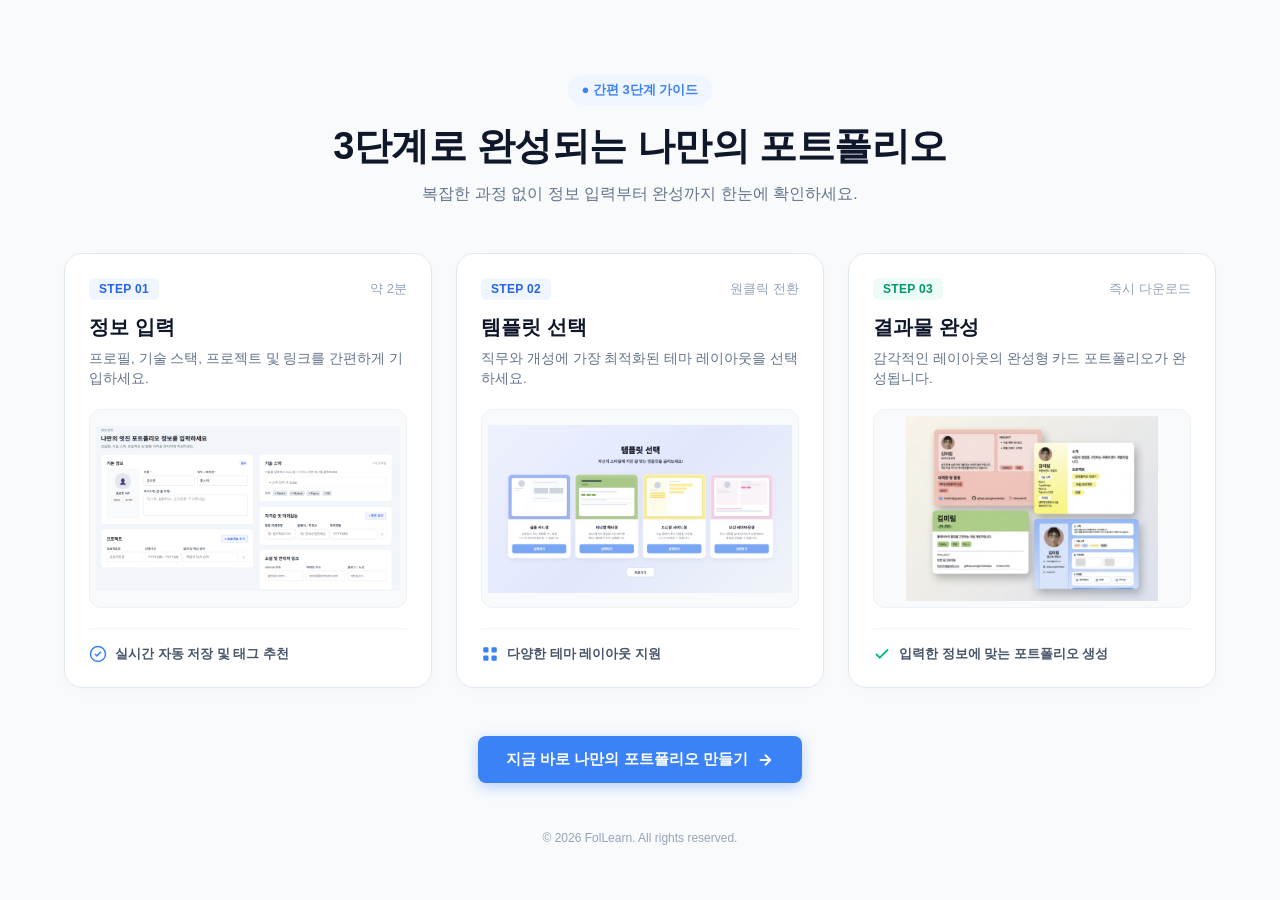
<file: about.html>
<!DOCTYPE html>
<html lang="ko">
<head>
  <meta charset="UTF-8">
  <meta name="viewport" content="width=device-width, initial-scale=1.0">
  <title>간편 3단계 가이드 - FolLearn</title>
  <link rel="stylesheet" href="./css/about.css">
</head>
<body>

  <div class="guide-wrapper">
    <!-- 상단 헤더 섹션 -->
    <header class="guide-header">
      <div class="badge-pill">● 간편 3단계 가이드</div>
      <h1 class="guide-title">3단계로 완성되는 나만의 포트폴리오</h1>
      <p class="guide-subtitle">복잡한 과정 없이 정보 입력부터 완성까지 한눈에 확인하세요.</p>
    </header>

    <!-- 3단 카드 그리드 -->
    <div class="cards-grid">

      <!-- STEP 01 -->
      <div class="step-card">
        <div class="card-top">
          <span class="step-tag tag-blue">STEP 01</span>
          <span class="time-text">약 2분</span>
        </div>
        <h3 class="card-title">정보 입력</h3>
        <p class="card-desc">프로필, 기술 스택, 프로젝트 및 링크를 간편하게 기입하세요.</p>
        
        <div class="image-box">
          <img src="./img/input.png" alt="정보 입력 화면">
        </div>

        <div class="card-footer">
          <svg class="footer-icon icon-blue" viewBox="0 0 24 24" fill="none" stroke="currentColor" stroke-width="2">
            <circle cx="12" cy="12" r="10"></circle>
            <path d="M8 12l2.5 2.5L16 9"></path>
          </svg>
          <span>실시간 자동 저장 및 태그 추천</span>
        </div>
      </div>

      <!-- STEP 02 -->
      <div class="step-card">
        <div class="card-top">
          <span class="step-tag tag-blue">STEP 02</span>
          <span class="time-text">원클릭 전환</span>
        </div>
        <h3 class="card-title">템플릿 선택</h3>
        <p class="card-desc">직무와 개성에 가장 최적화된 테마 레이아웃을 선택하세요.</p>
        
        <div class="image-box">
          <img src="./img/templete.png" alt="템플릿 선택 화면">
        </div>

        <div class="card-footer">
          <svg class="footer-icon icon-blue" viewBox="0 0 24 24" fill="currentColor">
            <rect x="3" y="3" width="7" height="7" rx="1.5"></rect>
            <rect x="14" y="3" width="7" height="7" rx="1.5"></rect>
            <rect x="3" y="14" width="7" height="7" rx="1.5"></rect>
            <rect x="14" y="14" width="7" height="7" rx="1.5"></rect>
          </svg>
          <span>다양한 테마 레이아웃 지원</span>
        </div>
      </div>

      <!-- STEP 03 -->
      <div class="step-card">
        <div class="card-top">
          <span class="step-tag tag-green">STEP 03</span>
          <span class="time-text">즉시 다운로드</span>
        </div>
        <h3 class="card-title">결과물 완성</h3>
        <p class="card-desc">감각적인 레이아웃의 완성형 카드 포트폴리오가 완성됩니다.</p>
        
        <div class="image-box">
          <img src="./img/result.png" alt="결과물 완성 화면">
        </div>

        <div class="card-footer">
          <svg class="footer-icon icon-green" viewBox="0 0 24 24" fill="none" stroke="currentColor" stroke-width="2.5">
            <polyline points="20 6 9 17 4 12"></polyline>
          </svg>
          <span>입력한 정보에 맞는 포트폴리오 생성</span>
        </div>
      </div>

    </div>

    <!-- 하단 액션 버튼 -->
    <div class="cta-wrapper">
      <a href="input.html" class="btn-primary">
        지금 바로 나만의 포트폴리오 만들기
        <svg viewBox="0 0 24 24" fill="none" stroke="currentColor" stroke-width="2.5">
          <line x1="5" y1="12" x2="19" y2="12"></line>
          <polyline points="12 5 19 12 12 19"></polyline>
        </svg>
      </a>
    </div>

    <!-- 푸터 -->
    <footer class="guide-footer">
      © 2026 FolLearn. All rights reserved.
    </footer>
  </div>

</body>
</html>
</file>
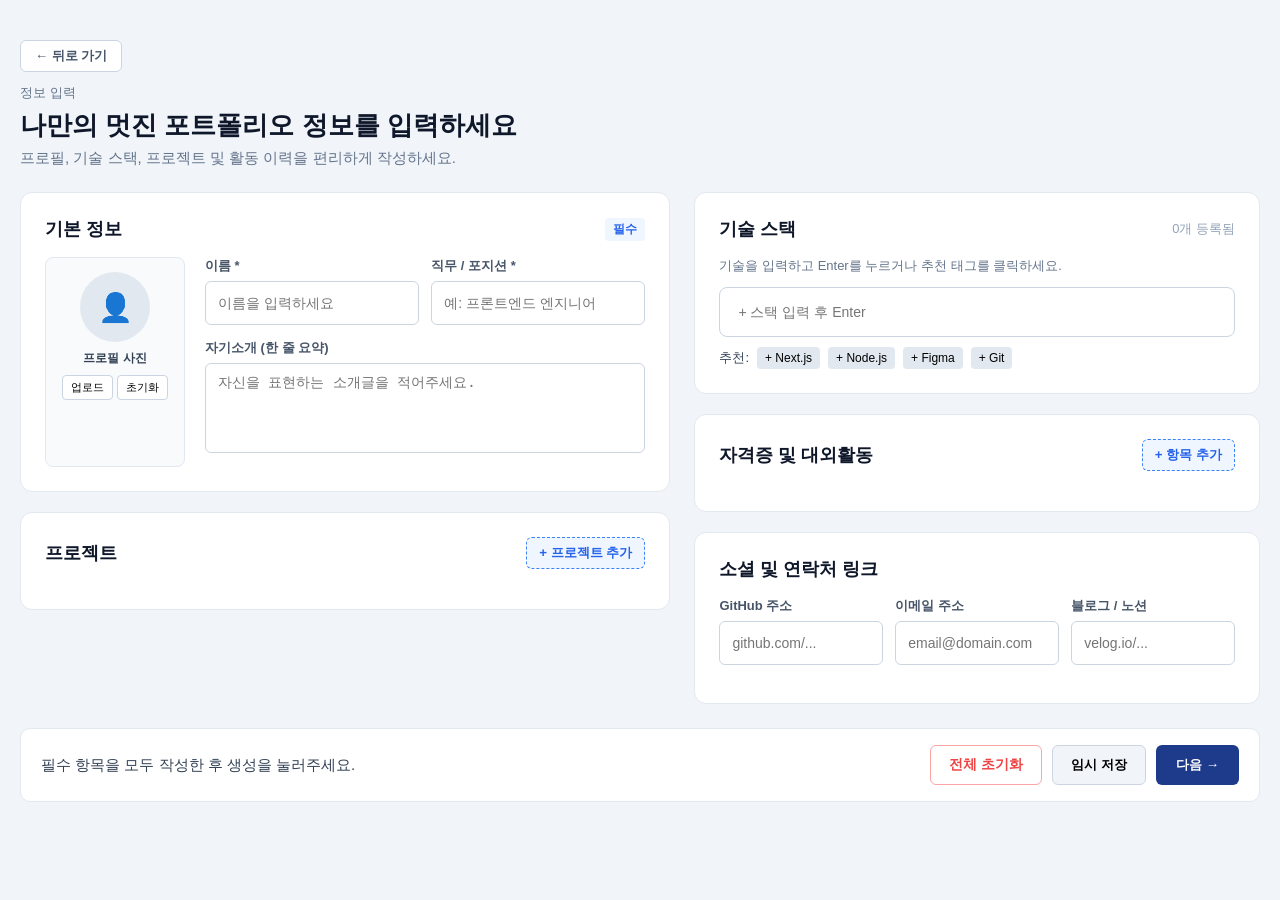
<file: input.html>
<!DOCTYPE html>
<html lang="ko">
<head>
  <meta charset="UTF-8">
  <meta name="viewport" content="width=device-width, initial-scale=1.0">
  <title>포트폴리오 정보 입력</title>
  <link rel="stylesheet" href="./css/input.css">
</head>
<body>

  <div class="container">
    
    <!-- 상단 타이틀 영역 -->
    <header class="header">
      <div class="back-wrap">
        <a href="start.html" class="btn-back">← 뒤로 가기</a>
      </div>
      <span class="breadcrumb">정보 입력</span>
      <h1>나만의 멋진 포트폴리오 정보를 입력하세요</h1>
      <p>프로필, 기술 스택, 프로젝트 및 활동 이력을 편리하게 작성하세요.</p>
    </header>

    <main class="grid-layout">

      <!-- ================= 좌측 칼럼 ================= -->
      <section class="col">
        
        <!-- 기본 정보 -->
        <article class="card">
          <div class="card-header">
            <h2>기본 정보</h2>
            <span class="badge">필수</span>
          </div>

          <div class="profile-box">
            <div class="photo-area">
              <div class="circle-avatar" id="profilePreview">👤</div>
              <p class="photo-label">프로필 사진</p>
              
              <input type="file" id="photoInput" accept="image/*" style="display: none;">

              <div class="photo-btns">
                <button type="button" id="btnUpload">업로드</button>
                <button type="button" id="btnResetPhoto">초기화</button>
              </div>
            </div>

            <div class="fields-area">
              <div class="row">
                <div class="field">
                  <label for="name">이름 *</label>
                  <input type="text" id="name" placeholder="이름을 입력하세요">
                </div>
                <div class="field">
                  <label for="job">직무 / 포지션 *</label>
                  <input type="text" id="job" placeholder="예: 프론트엔드 엔지니어">
                </div>
              </div>
              <div class="field">
                <label for="intro">자기소개 (한 줄 요약)</label>
                <textarea id="intro" placeholder="자신을 표현하는 소개글을 적어주세요."></textarea>
              </div>
            </div>
          </div>
        </article>

        <!-- 프로젝트 -->
        <article class="card">
          <div class="card-header">
            <h2>프로젝트</h2>
            <button type="button" class="btn-add" id="btnAddProject">+ 프로젝트 추가</button>
          </div>

          <div id="projectContainer" class="dynamic-container"></div>
        </article>

      </section>

      <!-- ================= 우측 칼럼 ================= -->
      <section class="col">

        <!-- 기술 스택 -->
        <article class="card">
          <div class="card-header">
            <h2>기술 스택</h2>
            <span class="text-gray" id="stackCount">0개 등록됨</span>
          </div>
          <p class="guide-text">기술을 입력하고 Enter를 누르거나 추천 태그를 클릭하세요.</p>
          
          <div class="tag-box" id="tagBox">
            <div class="tag-list" id="tagList"></div>
            <input type="text" id="stackInput" class="tag-input" placeholder="+ 스택 입력 후 Enter">
          </div>
          
          <div class="chips">
            <span>추천:</span>
            <button type="button" class="chip-item">+ Next.js</button>
            <button type="button" class="chip-item">+ Node.js</button>
            <button type="button" class="chip-item">+ Figma</button>
            <button type="button" class="chip-item">+ Git</button>
          </div>
        </article>

        <!-- 자격증 및 대외활동 -->
        <article class="card">
          <div class="card-header">
            <h2>자격증 및 대외활동</h2>
            <button type="button" class="btn-add" id="btnAddCert">+ 항목 추가</button>
          </div>

          <div id="certContainer" class="dynamic-container"></div>
        </article>

        <!-- 소셜 및 연락처 링크 -->
        <article class="card">
          <div class="card-header">
            <h2>소셜 및 연락처 링크</h2>
          </div>
          <div class="row-3">
            <div class="field">
              <label for="github">GitHub 주소</label>
              <input type="text" id="github" placeholder="github.com/...">
            </div>
            <div class="field">
              <label for="email">이메일 주소</label>
              <input type="email" id="email" placeholder="email@domain.com">
            </div>
            <div class="field">
              <label for="blog">블로그 / 노션</label>
              <input type="text" id="blog" placeholder="velog.io/...">
            </div>
          </div>
        </article>

      </section>
    </main>

    <!-- 하단 액션 바 -->
    <div class="bottom-bar">
      <span>필수 항목을 모두 작성한 후 생성을 눌러주세요.</span>
      <div class="action-btns">
        <button type="button" class="btn-reset-all" id="btnResetAll">전체 초기화</button>
        <button type="button" class="btn-save" id="btnSaveStorage">임시 저장</button>
        <button type="button" class="next-btn" id="btnNextStorage">다음 →</button>
      </div>
    </div>

  </div>

  <script>
    let uploadedPhotoData = "";
    let tagsArray = [];

    // --- 1. 기술 스택 (태그) 로직 ---
    const tagListEl = document.getElementById("tagList");
    const stackInput = document.getElementById("stackInput");
    const stackCount = document.getElementById("stackCount");

    function renderTags() {
      tagListEl.innerHTML = tagsArray.map((tag, idx) => `
        <span class="tag-badge" style="display:inline-flex; align-items:center; gap:6px; background:#eff6ff; color:#2563eb; padding:4px 10px; border-radius:14px; font-size:13px; margin:3px;">
          ${tag}
          <span onclick="removeTag(${idx})" style="cursor:pointer; font-weight:bold; font-size:14px;">✕</span>
        </span>
      `).join('');
      stackCount.textContent = `${tagsArray.length}개 등록됨`;
      autoSaveDraft();
    }

    function addTag(text) {
      const clean = text.trim().replace(/^#/, '').replace(/^\+/, '').trim();
      if (clean && !tagsArray.includes(clean)) {
        tagsArray.push(clean);
        renderTags();
      }
      stackInput.value = "";
    }

    window.removeTag = function(idx) {
      tagsArray.splice(idx, 1);
      renderTags();
    };

    stackInput.addEventListener("keydown", (e) => {
      if (e.key === "Enter") {
        e.preventDefault();
        addTag(stackInput.value);
      }
    });

    document.querySelectorAll(".chip-item").forEach(chip => {
      chip.addEventListener("click", () => addTag(chip.textContent));
    });


    // --- 2. 프로젝트 동적 추가/삭제 (사진 업로드 포함) ---
    const projectContainer = document.getElementById("projectContainer");
    const btnAddProject = document.getElementById("btnAddProject");

    function createProjectItem(data = {}) {
      const item = document.createElement("div");
      item.className = "dynamic-item project-item";
      item.style = "background:#f8fafc; border:1px solid #e2e8f0; border-radius:10px; padding:15px; margin-bottom:12px; position:relative;";
      
      // 이미지가 있으면 배경으로 표시, 없으면 회색 바탕에 + 표시
      const imgPreviewStyle = data.image 
        ? `background-image: url(${data.image}); background-size: cover; background-position: center;`
        : `background: #e2e8f0;`;
      const imgPlaceholder = data.image ? '' : '<span style="font-size:24px; color:#94a3b8;">+</span>';

      item.innerHTML = `
        <button type="button" class="btn-item-del" style="position:absolute; top:10px; right:12px; background:none; border:none; color:#94a3b8; font-size:16px; cursor:pointer;" onclick="this.parentElement.remove(); autoSaveDraft();">✕</button>
        
        <div style="display: flex; gap: 15px; margin-bottom: 8px;">
          <!-- 썸네일 업로드 영역 -->
          <div class="proj-img-preview" style="width: 80px; height: 80px; border-radius: 8px; cursor: pointer; flex-shrink: 0; display: flex; align-items: center; justify-content: center; overflow: hidden; ${imgPreviewStyle}" title="클릭하여 프로젝트 사진 업로드">
            ${imgPlaceholder}
          </div>
          <input type="file" class="proj-img-input" accept="image/*" style="display: none;">
          <input type="hidden" class="proj-img-data" value="${data.image || ''}">
          
          <div style="flex-grow: 1;">
            <div style="margin-bottom:8px;">
              <label style="font-size:12px; font-weight:600; color:#475569;">프로젝트명</label>
              <input type="text" class="proj-title" placeholder="프로젝트 이름" value="${data.title || ''}" style="width:100%; padding:8px; border:1px solid #cbd5e1; border-radius:6px; margin-top:4px; box-sizing:border-box;">
            </div>
            <div>
              <label style="font-size:12px; font-weight:600; color:#475569;">진행 기간</label>
              <input type="text" class="proj-period" placeholder="2026.03 - 2026.06" value="${data.period || ''}" style="width:100%; padding:8px; border:1px solid #cbd5e1; border-radius:6px; margin-top:4px; box-sizing:border-box;">
            </div>
          </div>
        </div>
        <div>
          <label style="font-size:12px; font-weight:600; color:#475569;">간단한 설명</label>
          <textarea class="proj-desc" placeholder="프로젝트 역할 및 소개" style="width:100%; height:60px; padding:8px; border:1px solid #cbd5e1; border-radius:6px; margin-top:4px; box-sizing:border-box; resize:none;">${data.desc || ''}</textarea>
        </div>
      `;

      // 썸네일 클릭 시 파일 업로드 창 띄우기
      const imgPreviewEl = item.querySelector('.proj-img-preview');
      const imgInputEl = item.querySelector('.proj-img-input');
      const imgDataEl = item.querySelector('.proj-img-data');

      imgPreviewEl.addEventListener('click', () => imgInputEl.click());

      // 이미지 첨부 시 Base64로 변환하여 미리보기 띄우기 및 저장
      imgInputEl.addEventListener('change', (e) => {
        const file = e.target.files[0];
        if (file) {
          const reader = new FileReader();
          reader.onload = (event) => {
            const base64Data = event.target.result;
            imgDataEl.value = base64Data;
            imgPreviewEl.style.backgroundImage = `url(${base64Data})`;
            imgPreviewEl.style.backgroundSize = 'cover';
            imgPreviewEl.style.backgroundPosition = 'center';
            imgPreviewEl.style.backgroundColor = 'transparent';
            imgPreviewEl.innerHTML = ''; // '+' 아이콘 제거
            autoSaveDraft();
          };
          reader.readAsDataURL(file);
        }
      });

      // 텍스트 변경 시 자동 저장
      item.querySelectorAll("input[type='text'], textarea").forEach(el => {
        el.addEventListener("input", autoSaveDraft);
      });

      projectContainer.appendChild(item);
    }

    btnAddProject.addEventListener("click", () => {
      createProjectItem();
      autoSaveDraft();
    });


    // --- 3. 자격증 동적 추가/삭제 ---
    const certContainer = document.getElementById("certContainer");
    const btnAddCert = document.getElementById("btnAddCert");

    function createCertItem(data = {}) {
      const item = document.createElement("div");
      item.className = "dynamic-item cert-item";
      item.style = "background:#f8fafc; border:1px solid #e2e8f0; border-radius:10px; padding:15px; margin-bottom:12px; position:relative;";
      item.innerHTML = `
        <button type="button" class="btn-item-del" style="position:absolute; top:10px; right:12px; background:none; border:none; color:#94a3b8; font-size:16px; cursor:pointer;" onclick="this.parentElement.remove(); autoSaveDraft();">✕</button>
        <div style="margin-bottom:8px;">
          <label style="font-size:12px; font-weight:600; color:#475569;">자격증 / 활동명</label>
          <input type="text" class="cert-name" placeholder="정보처리기능사" value="${data.name || ''}" style="width:100%; padding:8px; border:1px solid #cbd5e1; border-radius:6px; margin-top:4px; box-sizing:border-box;">
        </div>
        <div>
          <label style="font-size:12px; font-weight:600; color:#475569;">취득일자 / 활동기간</label>
          <input type="text" class="cert-date" placeholder="2026.05" value="${data.date || ''}" style="width:100%; padding:8px; border:1px solid #cbd5e1; border-radius:6px; margin-top:4px; box-sizing:border-box;">
        </div>
      `;

      item.querySelectorAll("input").forEach(el => {
        el.addEventListener("input", autoSaveDraft);
      });

      certContainer.appendChild(item);
    }

    btnAddCert.addEventListener("click", () => {
      createCertItem();
      autoSaveDraft();
    });


    // --- 4. 프로필 사진 업로드 & 초기화 ---
    const photoInput = document.getElementById("photoInput");
    const btnUpload = document.getElementById("btnUpload");
    const btnResetPhoto = document.getElementById("btnResetPhoto");
    const profilePreview = document.getElementById("profilePreview");

    btnUpload.addEventListener("click", () => photoInput.click());

    photoInput.addEventListener("change", (e) => {
      const file = e.target.files[0];
      if (file) {
        const reader = new FileReader();
        reader.onload = (event) => {
          uploadedPhotoData = event.target.result;
          profilePreview.innerHTML = `<img src="${uploadedPhotoData}" alt="프로필" style="width:100%; height:100%; border-radius:50%; object-fit:cover;">`;
          autoSaveDraft();
        };
        reader.readAsDataURL(file);
      }
    });

    btnResetPhoto.addEventListener("click", () => {
      uploadedPhotoData = "";
      photoInput.value = "";
      profilePreview.innerHTML = "👤";
      autoSaveDraft();
    });


    // --- 5. 전체 입력 데이터 수집 ---
    function getFormData() {
      const nameVal = document.getElementById("name").value.trim();
      const jobVal = document.getElementById("job").value.trim();
      const introVal = document.getElementById("intro").value.trim();
      const githubVal = document.getElementById("github").value.trim();
      const emailVal = document.getElementById("email").value.trim();
      const blogVal = document.getElementById("blog").value.trim();

      // 프로젝트 목록 추출
      const projects = [];
      document.querySelectorAll(".project-item").forEach(item => {
        const title = item.querySelector(".proj-title").value.trim();
        const period = item.querySelector(".proj-period").value.trim();
        const desc = item.querySelector(".proj-desc").value.trim();
        
        const imgDataEl = item.querySelector(".proj-img-data");
        const image = imgDataEl ? imgDataEl.value : ""; 
        
        if (title || period || desc || image) {
          projects.push({ title, period, desc, image });
        }
      });

      // 자격증 목록 추출
      const certs = [];
      document.querySelectorAll(".cert-item").forEach(item => {
        const name = item.querySelector(".cert-name").value.trim();
        const date = item.querySelector(".cert-date").value.trim();
        if (name || date) {
          certs.push({ name, date });
        }
      });

      const today = new Date();
      const dateString = `${today.getFullYear()}.${today.getMonth() + 1}.${today.getDate()}`;

      const prevDraft = JSON.parse(localStorage.getItem("portfolio_draft_data")) || 
                        JSON.parse(localStorage.getItem("currentPortfolioDraft")) || {};

      return {
        ...prevDraft,
        name: nameVal,
        job: jobVal,
        intro: introVal,
        photo: uploadedPhotoData || prevDraft.photo || "",
        tags: tagsArray,
        projects: projects,
        certs: certs,
        github: githubVal,
        email: emailVal,
        blog: blogVal,
        createdAt: prevDraft.createdAt || dateString
      };
    }

    // --- 6. 자동 저장 함수 ---
    function autoSaveDraft() {
      const data = getFormData();
      localStorage.setItem("portfolio_draft_data", JSON.stringify(data));
      localStorage.setItem("currentPortfolioDraft", JSON.stringify(data));
    }

    // 기본 텍스트 인풋 자동 저장 이벤트 연결
    ["name", "job", "intro", "github", "email", "blog"].forEach(id => {
      const el = document.getElementById(id);
      if (el) el.addEventListener("input", autoSaveDraft);
    });


    // --- 7. 화면 최초 로드 시 데이터 복원 ---
    document.addEventListener("DOMContentLoaded", () => {
      const urlParams = new URLSearchParams(window.location.search);
      const projectIndex = urlParams.get("projectIndex");

      let savedData = null;

      if (projectIndex !== null) {
        const myProjects = JSON.parse(localStorage.getItem("myProjects")) || [];
        savedData = myProjects[projectIndex];
      } else {
        savedData = JSON.parse(localStorage.getItem("portfolio_draft_data")) || 
                    JSON.parse(localStorage.getItem("currentPortfolioDraft"));
      }

      if (savedData) {
        if (savedData.name) document.getElementById("name").value = savedData.name;
        if (savedData.job) document.getElementById("job").value = savedData.job;
        if (savedData.intro) document.getElementById("intro").value = savedData.intro;
        if (savedData.github) document.getElementById("github").value = savedData.github;
        if (savedData.email) document.getElementById("email").value = savedData.email;
        if (savedData.blog) document.getElementById("blog").value = savedData.blog;

        // 사진 복원
        if (savedData.photo) {
          uploadedPhotoData = savedData.photo;
          profilePreview.innerHTML = `<img src="${uploadedPhotoData}" alt="프로필" style="width:100%; height:100%; border-radius:50%; object-fit:cover;">`;
        }

        // 태그 복원
        if (Array.isArray(savedData.tags)) {
          tagsArray = [...savedData.tags];
          renderTags();
        }

        // 프로젝트 복원
        if (Array.isArray(savedData.projects)) {
          projectContainer.innerHTML = "";
          savedData.projects.forEach(p => createProjectItem(p));
        }

        // 자격증 복원
        if (Array.isArray(savedData.certs)) {
          certContainer.innerHTML = "";
          savedData.certs.forEach(c => createCertItem(c));
        }
      }
    });


    // --- 8. 하단 버튼 액션 ---
    document.getElementById("btnResetAll").addEventListener("click", () => {
      const isConfirm = confirm("작성 중인 모든 내용을 초기화하시겠습니까?");
      if (isConfirm) {
        const userInput = prompt("초기화하려면 입력창에 '초기화'라고 정확히 입력해주세요.\n(주의: 모든 데이터가 영구적으로 삭제됩니다.)");
        
        if (userInput === "초기화") {
          localStorage.removeItem("portfolio_draft_data");
          localStorage.removeItem("currentPortfolioDraft");
          location.reload();
          alert("초기화가 완료되었습니다.");
        } else if (userInput !== null) {
          alert("입력한 단어가 일치하지 않아 초기화가 취소되었습니다.");
        }
      }
    });

    document.getElementById("btnSaveStorage").addEventListener("click", () => {
      const data = getFormData();
      if (!data.name && !data.job) {
        alert("이름 또는 직무를 입력해주세요.");
        return;
      }
      const myProjects = JSON.parse(localStorage.getItem("myProjects")) || [];
      myProjects.push(data);
      localStorage.setItem("myProjects", JSON.stringify(myProjects));
      alert("성공적으로 임시 저장되었습니다!");
      location.href = "myPage.html";
    });

    document.getElementById("btnNextStorage").addEventListener("click", () => {
      const data = getFormData();
      if (!data.name && !data.job) {
        alert("이름 또는 직무를 입력해주세요.");
        return;
      }
      localStorage.setItem("portfolio_draft_data", JSON.stringify(data));
      localStorage.setItem("currentPortfolioDraft", JSON.stringify(data));
      location.href = "template.html";
    });
  </script>
</body>
</html>
</file>
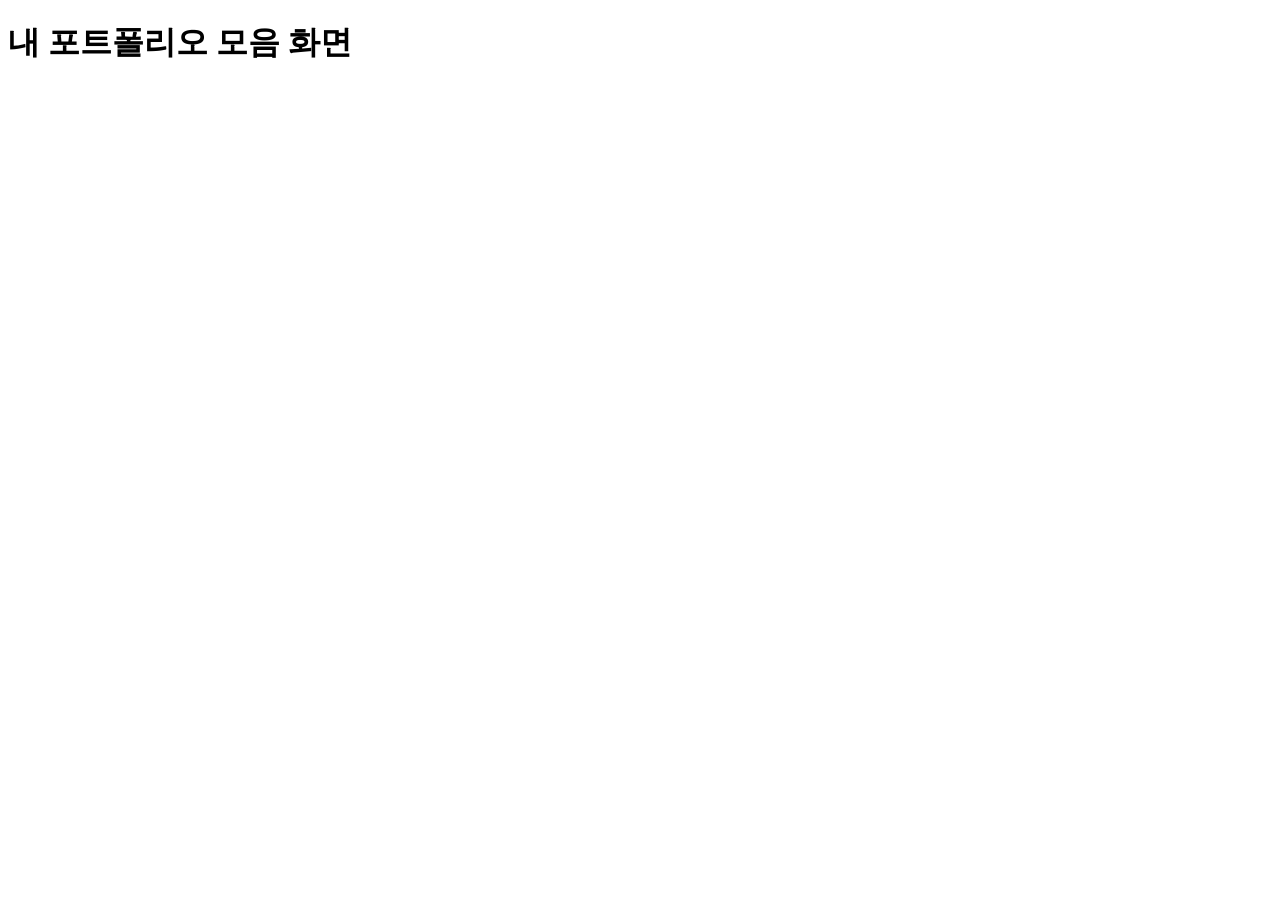
<file: main.html>
<!DOCTYPE html>
<html lang="en">
<head>
    <meta charset="UTF-8">
    <meta name="viewport" content="width=device-width, initial-scale=1.0">
    <title>Document</title>
</head>

<body>

    <h1>내 포트폴리오 모음 화면</h1>

    <script>
        
    </script>
    
</body>

</html>
</file>
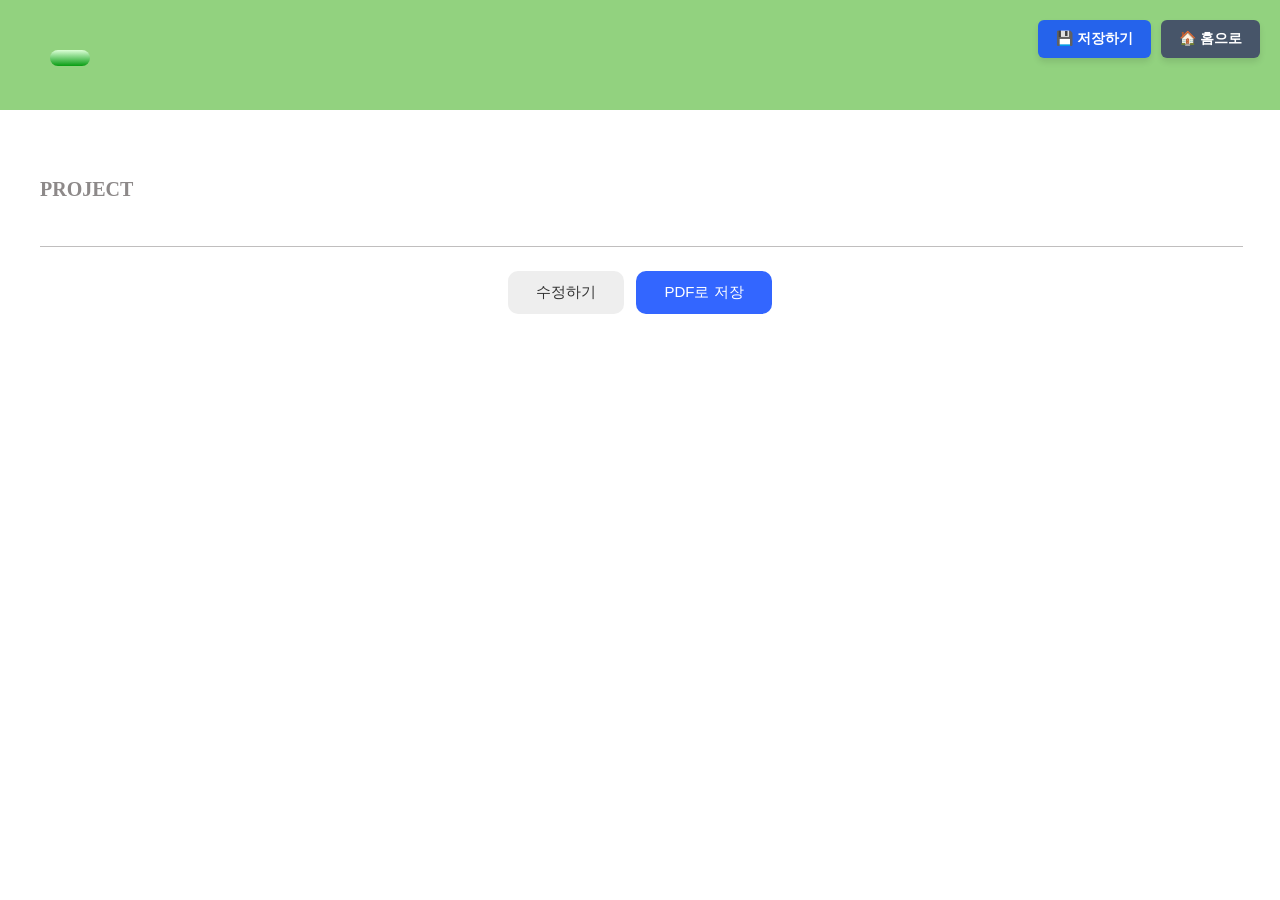
<file: main2.html>
<!DOCTYPE html>
<html lang="ko">

<head>
    <meta charset="UTF-8">
    <meta name="viewport" content="width=device-width, initial-scale=1.0">
    <title>Document</title>
    <style>
        * {
            margin: 0;
            padding: 0;
            box-sizing: border-box;
        }

        body {
            margin: 0;
            padding: 0;
        }

        h1 {
            font-size: 63px;
        }

        .game {
            background-color: #92D27F;
            padding: 40px 50px;
        }

        #job {
            display: inline-block;
            background: linear-gradient(180deg, #DCFFD7 0%, #089D12 100%);
            border-radius: 20px;
            padding: 8px 20px;
            margin-top: 10px;
            font-size: 18px;
        }

        .menu {
            margin-left: 40px;
            padding-top: 25px;
            font-size: 20px;
        }

        #card {
            display: flex;
            gap: 12px;
            margin-top: 18px;
            margin-bottom: 25px;
            flex-wrap: wrap;
        }

        #card p {
            background-color: #6BC450;
            color: #000000;
            padding: 10px 20px;
            border-radius: 13px;
            font-size: 15px;
        }

        #pro {
            color: #8d8989;
            font-weight: bold;
            margin-bottom: 20px;
        }

        #opop p {
            margin-bottom: 20px;
            padding-top: 5px;
        }

        hr {
            margin-bottom: 20px;
            width: 97%;
        }

        .action-buttons {
            display: flex;
            gap: 12px;
            justify-content: center;
            margin-top: 24px;
            margin-bottom: 40px;
        }

        .action-buttons button {
            padding: 12px 28px;
            border: none;
            border-radius: 10px;
            font-size: 15px;
            cursor: pointer;
        }

        .btn-pdf {
            background-color: #3366FF;
            color: #fff;
        }

        .btn-edit {
            background-color: #eee;
            color: #333;
        }

        @media print {
            .no-print {
                display: none !important;
            }

            * {
                -webkit-print-color-adjust: exact;
                print-color-adjust: exact;
            }
        }
    </style>
</head>

<body>
    
    <div class="game">
        <h1 id="userName"></h1>
        <div id="job">
            <p id="userJob"></p>
        </div>
    </div>
    
    <div class="menu">
        <p id="userIntro" style="color: #585555;"></p>

        <div id="card"></div>

        <div id="pro">
            <p>PROJECT</p>
        </div>

        <div id="opop">
            <div id="projectList"></div>
            <p id="userContact" style="word-spacing: 40px; color: #585555; word-break: break-all;"></p>
            <hr style="border: none; border-top: 1px solid #C0BEBE;">
        </div>
    </div>

    <div class="action-buttons no-print">
        <button class="btn-edit" id="btnEditPortfolio">수정하기</button>
        <button class="btn-pdf" onclick="window.print()">PDF로 저장</button>
    </div>

 
    <div id="action-btn-container" class="no-print" style="position: fixed; top: 20px; right: 20px; z-index: 9999; display: flex; gap: 10px;">
        <button id="btn-save-project" style="padding: 10px 18px; background-color: #2563eb; color: #ffffff; border: none; border-radius: 6px; font-weight: 600; font-size: 14px; cursor: pointer; box-shadow: 0 4px 6px rgba(0,0,0,0.1);">
            💾 저장하기
        </button>
        <button id="btn-go-home" style="padding: 10px 18px; background-color: #475569; color: #ffffff; border: none; border-radius: 6px; font-weight: 600; font-size: 14px; cursor: pointer; box-shadow: 0 4px 6px rgba(0,0,0,0.1);">
            🏠 홈으로
        </button>
    </div>

    <script>
        document.addEventListener("DOMContentLoaded", () => {
            
            const urlParams = new URLSearchParams(window.location.search);
            const projectIndex = urlParams.get("projectIndex");

            let data = null;

            if (projectIndex !== null) {
                // 마이페이지에서 상세보기를 눌러서 들어온 경우
                const savedProjects = JSON.parse(localStorage.getItem("myProjects")) || [];
                data = savedProjects[projectIndex];
            } else {
                // 작성 직후 테마 확인 단계로 넘어온 경우
                data = JSON.parse(localStorage.getItem("portfolio_draft_data")) || JSON.parse(localStorage.getItem("currentPortfolioDraft"));
            }

            if (data) {
                if (document.getElementById('userName')) document.getElementById('userName').textContent = data.name || '';
                if (document.getElementById('userJob')) document.getElementById('userJob').textContent = data.job || '';
                if (document.getElementById('userIntro')) document.getElementById('userIntro').textContent = data.intro || '';

                if (document.getElementById('card')) {
                    document.getElementById('card').innerHTML = (data.tags || [])
                        .map(tag => `<p>${tag}</p>`)
                        .join('');
                }

                if (document.getElementById('projectList')) {
                    document.getElementById('projectList').innerHTML = (data.projects || [])
                        .filter(p => p && p.title)
                        .map((p, i, arr) => `<p><strong>${p.title}</strong> (${p.period || ''})<br><span style="font-size:14px; color:#555;">${p.desc || ''}</span></p>${i < arr.length - 1 ? '<hr style="border:none; border-top:1px solid #C0BEBE;">' : ''}`)
                        .join('');
                }

                if (document.getElementById('userContact')) {
                    document.getElementById('userContact').textContent =
                        [data.email, data.github, data.blog].filter(Boolean).join('   ');
                }
            }

            const editBtn = document.getElementById("btnEditPortfolio");
            if (editBtn) {
                editBtn.addEventListener("click", () => {
                    location.href = projectIndex !== null ? `input.html?projectIndex=${projectIndex}` : 'input.html';
                });
            }
        });

        // 3. 저장 및 홈 이동 로직
        (function() {
            const currentTheme = "테마 2"; 

            function saveToMyProjects(showAlert = true) {
                const urlParams = new URLSearchParams(window.location.search);
                const projectIndex = urlParams.get("projectIndex");

                // 마이페이지에서 열람 목적인 경우 새로 저장하지 않음
                if (projectIndex !== null) {
                    return true;
                }

                const draft = JSON.parse(localStorage.getItem("portfolio_draft_data")) || JSON.parse(localStorage.getItem("currentPortfolioDraft"));

                if (!draft) {
                    alert("작성된 포트폴리오 데이터가 없습니다. 정보 입력 페이지로 이동합니다.");
                    location.href = "input.html";
                    return false;
                }

                draft.theme = currentTheme;

                const myProjects = JSON.parse(localStorage.getItem("myProjects")) || [];
                myProjects.push(draft);
                localStorage.setItem("myProjects", JSON.stringify(myProjects));

                localStorage.removeItem("portfolio_draft_data");
                localStorage.removeItem("currentPortfolioDraft");

                if (showAlert) {
                    alert("포트폴리오가 마이페이지에 성공적으로 저장되었습니다!");
                }
                return true;
            }

            const saveBtn = document.getElementById("btn-save-project");
            if (saveBtn) {
                saveBtn.addEventListener("click", () => {
                    if (saveToMyProjects(true)) {
                        location.href = "myPage.html";
                    }
                });
            }

            const homeBtn = document.getElementById("btn-go-home");
            if (homeBtn) {
                homeBtn.addEventListener("click", () => {
                    const draft = localStorage.getItem("portfolio_draft_data") || localStorage.getItem("currentPortfolioDraft");
                    if (draft) {
                        saveToMyProjects(false);
                    }
                    location.href = "myPage.html";
                });
            }
        })();
    </script>
</body>

</html>
</file>
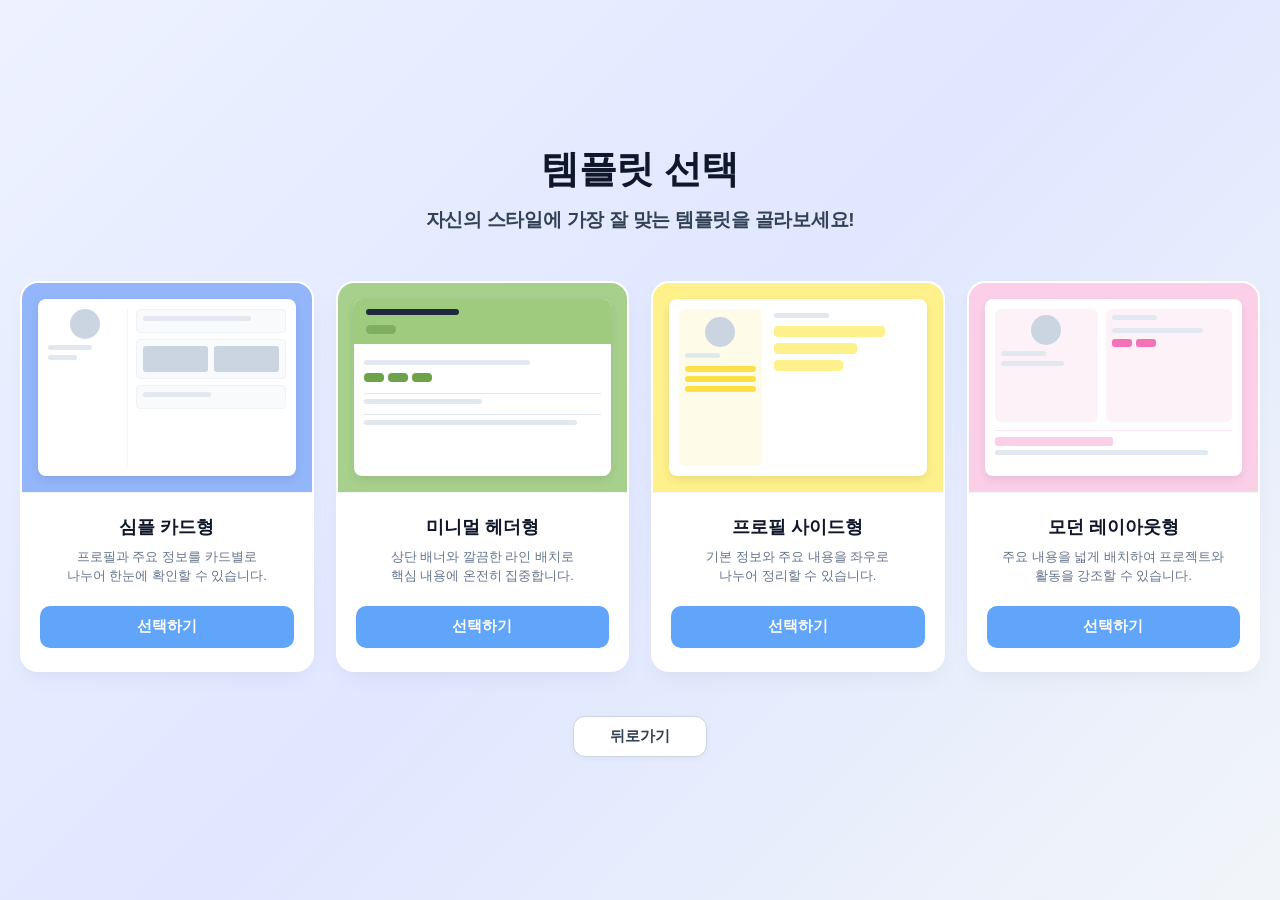
<file: template.html>
<!DOCTYPE html>
<html lang="ko">
<head>
  <meta charset="UTF-8">
  <meta name="viewport" content="width=device-width, initial-scale=1.0">
  <title>템플릿 선택</title>
  <link rel="stylesheet" href="./css/template.css">
</head>
<body>

  <div class="template-wrapper">
    
    <header class="title-header">
      <h1 class="main-title">템플릿 선택</h1>
      <p class="sub-title">자신의 스타일에 가장 잘 맞는 템플릿을 골라보세요!</p>
    </header>

    <main class="template-grid">

 
      <article class="template-card">
        <div class="preview-area preview-blue">
          <div class="mini-ui simple-layout">
            <div class="mini-side">
              <div class="mini-avatar"></div>
              <div class="mini-line w-60"></div>
              <div class="mini-line w-40"></div>
            </div>
            <div class="mini-main">
              <div class="mini-card-box">
                <div class="mini-line w-80"></div>
              </div>
              <div class="mini-card-box grid-2">
                <div class="mini-thumb"></div>
                <div class="mini-thumb"></div>
              </div>
              <div class="mini-card-box">
                <div class="mini-line w-50"></div>
              </div>
            </div>
          </div>
        </div>
        <div class="card-desc">
          <h2>심플 카드형</h2>
          <p>프로필과 주요 정보를 카드별로<br>나누어 한눈에 확인할 수 있습니다.</p>
          <button type="button" class="btn-select" onclick="chooseThemeAndGo('테마 1', 'main1.html')">선택하기</button>
        </div>
      </article>

      <article class="template-card">
        <div class="preview-area preview-green">
          <div class="mini-ui header-layout">
            <div class="mini-top-banner">
              <div class="mini-line w-40 dark mb-4"></div>
              <span class="mini-tag-badge"></span>
            </div>
            <div class="mini-bottom-content">
              <div class="mini-line w-70 mb-8"></div>
              <div class="mini-tag-row">
                <span class="mini-tag-green"></span>
                <span class="mini-tag-green"></span>
                <span class="mini-tag-green"></span>
              </div>
              <div class="mini-divider"></div>
              <div class="mini-line w-50"></div>
              <div class="mini-divider"></div>
              <div class="mini-line w-90"></div>
            </div>
          </div>
        </div>
        <div class="card-desc">
          <h2>미니멀 헤더형</h2>
          <p>상단 배너와 깔끔한 라인 배치로<br>핵심 내용에 온전히 집중합니다.</p>
          <button type="button" class="btn-select" onclick="chooseThemeAndGo('테마 2', 'main2.html')">선택하기</button>
        </div>
      </article>

      <article class="template-card">
        <div class="preview-area preview-yellow">
          <div class="mini-ui side-layout">
            <div class="mini-left-panel">
              <div class="mini-avatar"></div>
              <div class="mini-line w-50"></div>
              <div class="mini-chip-group">
                <span class="mini-chip"></span>
                <span class="mini-chip"></span>
                <span class="mini-chip"></span>
              </div>
            </div>
            <div class="mini-right-panel">
              <div class="mini-line w-40 mb-8"></div>
              <div class="mini-block w-80"></div>
              <div class="mini-block w-60"></div>
              <div class="mini-block w-50"></div>
            </div>
          </div>
        </div>
        <div class="card-desc">
          <h2>프로필 사이드형</h2>
          <p>기본 정보와 주요 내용을 좌우로<br>나누어 정리할 수 있습니다.</p>
          <button type="button" class="btn-select" onclick="chooseThemeAndGo('테마 3', 'main3.html')">선택하기</button>
        </div>
      </article>

      <!-- 4번째: 모던 레이아웃형 (핑크) -->
      <article class="template-card">
        <div class="preview-area preview-pink">
          <div class="mini-ui modern-layout">
            <div class="mini-top-row">
              <div class="mini-profile-box">
                <div class="mini-avatar"></div>
                <div class="mini-line w-50"></div>
                <div class="mini-line w-70"></div>
              </div>
              <div class="mini-project-box">
                <div class="mini-line w-40 mb-8"></div>
                <div class="mini-line w-80"></div>
                <div class="mini-chips">
                  <span class="mini-chip-red"></span>
                  <span class="mini-chip-red"></span>
                </div>
              </div>
            </div>
            <div class="mini-bottom-row">
              <div class="mini-block-pink"></div>
              <div class="mini-line w-90 mt-4"></div>
            </div>
          </div>
        </div>
        <div class="card-desc">
          <h2>모던 레이아웃형</h2>
          <p>주요 내용을 넓게 배치하여 프로젝트와<br>활동을 강조할 수 있습니다.</p>
          <button type="button" class="btn-select" onclick="chooseThemeAndGo('테마 4', 'main4.html')">선택하기</button>
        </div>
      </article>

    </main>

 
    <footer class="footer-nav">
      <a href="./input.html" class="btn-back-center">뒤로가기</a>
    </footer>
  </div>

  <script>

    function chooseThemeAndGo(themeName, targetUrl) {
      let draft = JSON.parse(localStorage.getItem("portfolio_draft_data")) || 
                    JSON.parse(localStorage.getItem("currentPortfolioDraft")) || {};

      draft.theme = themeName;

      localStorage.setItem("portfolio_draft_data", JSON.stringify(draft));
      localStorage.setItem("currentPortfolioDraft", JSON.stringify(draft));

      location.href = targetUrl;
    }
  </script>
</body>
</html>
</file>
<file: css/about.css>
* {
  box-sizing: border-box;
  margin: 0;
  padding: 0;
}

body {
  font-family: -apple-system, BlinkMacSystemFont, "Pretendard", "Segoe UI", Roboto, sans-serif;
  background-color: #f8fafc;
  color: #0f172a;
  min-height: 100vh;
  display: flex;
  justify-content: center;
  align-items: center;
}

.guide-wrapper {
  width: 100%;
  max-width: 1200px;
  padding: 60px 24px 40px;
  display: flex;
  flex-direction: column;
  align-items: center;
}


.guide-header {
  text-align: center;
  margin-bottom: 48px;
}

.badge-pill {
  display: inline-block;
  background-color: #eff6ff;
  color: #3b82f6;
  font-size: 13px;
  font-weight: 700;
  padding: 6px 14px;
  border-radius: 9999px;
  margin-bottom: 16px;
}

.guide-title {
  font-size: 38px;
  font-weight: 800;
  color: #0f172a;
  letter-spacing: -0.5px;
  margin-bottom: 12px;
}

.guide-subtitle {
  font-size: 16px;
  color: #64748b;
  font-weight: 500;
}


.cards-grid {
  display: grid;
  grid-template-columns: repeat(3, 1fr);
  gap: 24px;
  width: 100%;
  margin-bottom: 48px;
}

.step-card {
  background-color: #ffffff;
  border-radius: 18px;
  border: 1px solid #e2e8f0;
  padding: 24px;
  display: flex;
  flex-direction: column;
  box-shadow: 0 4px 16px rgba(0, 0, 0, 0.02);
  transition: transform 0.2s ease, box-shadow 0.2s ease;
}

.step-card:hover {
  transform: translateY(-4px);
  box-shadow: 0 10px 25px rgba(0, 0, 0, 0.05);
}

.card-top {
  display: flex;
  justify-content: space-between;
  align-items: center;
  margin-bottom: 14px;
}

.step-tag {
  font-size: 12px;
  font-weight: 700;
  padding: 4px 10px;
  border-radius: 6px;
  letter-spacing: 0.3px;
}

.tag-blue {
  background-color: #eff6ff;
  color: #2563eb;
}

.tag-green {
  background-color: #ecfdf5;
  color: #059669;
}

.time-text {
  font-size: 13px;
  color: #94a3b8;
  font-weight: 500;
}

.card-title {
  font-size: 20px;
  font-weight: 700;
  color: #0f172a;
  margin-bottom: 8px;
}

.card-desc {
  font-size: 13.5px;
  color: #64748b;
  line-height: 1.5;
  margin-bottom: 20px;
  min-height: 40px;
}

/* 이미지 컨테이너 */
.image-box {
  width: 100%;
  background-color: #f8fafc;
  border-radius: 12px;
  overflow: hidden;
  border: 1px solid #edf2f7;
  margin-bottom: 20px;
  aspect-ratio: 16 / 10; 
  display: flex;
  align-items: center;
  justify-content: center;
  padding: 6px;
}

.image-box img {
  width: 100%;
  height: 100%;
  object-fit: contain; 
  display: block;
}

/* 카드 하단 캡션 */
.card-footer {
  display: flex;
  align-items: center;
  gap: 8px;
  font-size: 13px;
  font-weight: 600;
  color: #475569;
  border-top: 1px solid #f1f5f9;
  padding-top: 16px;
  margin-top: auto;
}

.footer-icon {
  width: 18px;
  height: 18px;
  flex-shrink: 0;
}

.icon-blue {
  color: #3b82f6;
}

.icon-green {
  color: #10b981;
}

.cta-wrapper {
  margin-bottom: 48px;
}

.btn-primary {
  display: inline-flex;
  align-items: center;
  gap: 8px;
  background-color: #3b82f6;
  color: #ffffff;
  font-size: 15px;
  font-weight: 600;
  text-decoration: none;
  padding: 14px 28px;
  border-radius: 8px;
  box-shadow: 0 4px 14px rgba(59, 130, 246, 0.35);
  transition: background-color 0.2s ease, transform 0.2s ease;
}

.btn-primary:hover {
  background-color: #2563eb;
  transform: translateY(-2px);
}

.btn-primary svg {
  width: 18px;
  height: 18px;
}


.guide-footer {
  font-size: 12px;
  color: #94a3b8;
}

/* 태블릿 및 모바일 반응형 */
@media (max-width: 900px) {
  .cards-grid {
    grid-template-columns: 1fr;
  }
  .card-desc {
    min-height: auto;
  }
}
</file>
<file: css/input.css>
* {
  box-sizing: border-box;
  margin: 0;
  padding: 0;
}

body {
  background-color: #f1f5f9;
  color: #334155;
  font-family: -apple-system, BlinkMacSystemFont, "Segoe UI", Roboto, sans-serif;
  font-size: 15px;
}

.container {
  max-width: 1300px;
  margin: 0 auto;
  padding: 40px 20px;
}

/* 상단 타이틀 영역 */
.header {
  margin-bottom: 24px;
}

.back-wrap {
  margin-bottom: 12px;
}

.btn-back {
  display: inline-block;
  padding: 6px 14px;
  background-color: #ffffff;
  border: 1px solid #cbd5e1;
  border-radius: 6px;
  color: #475569;
  font-size: 13px;
  font-weight: 600;
  text-decoration: none;
  transition: background-color 0.15s;
}

.btn-back:hover {
  background-color: #f8fafc;
  color: #1e293b;
}

.breadcrumb {
  display: block;
  font-size: 13px;
  color: #64748b;
  margin-bottom: 4px;
}

.header h1 {
  font-size: 26px;
  color: #0f172a;
  margin: 6px 0;
}

.header p {
  color: #64748b;
}

/* 2단 그리드 */
.grid-layout {
  display: grid;
  grid-template-columns: 1.15fr 1fr;
  gap: 24px;
}

.col {
  display: flex;
  flex-direction: column;
  gap: 20px;
}

/* 카드 */
.card {
  background: #ffffff;
  border: 1px solid #e2e8f0;
  border-radius: 12px;
  padding: 24px;
}

.card-header {
  display: flex;
  justify-content: space-between;
  align-items: center;
  margin-bottom: 16px;
}

.card-header h2 {
  font-size: 18px;
  color: #0f172a;
}

.badge {
  background: #eff6ff;
  color: #2563eb;
  padding: 3px 8px;
  border-radius: 4px;
  font-size: 12px;
  font-weight: bold;
}

.text-gray {
  color: #94a3b8;
  font-size: 13px;
}

.guide-text {
  font-size: 13px;
  color: #64748b;
  margin-bottom: 12px;
}

/* 폼 인풋 기본 */
.field {
  display: flex;
  flex-direction: column;
  gap: 6px;
  margin-bottom: 14px;
}

.field label {
  font-size: 13px;
  font-weight: 600;
  color: #475569;
}

input[type="text"],
input[type="email"],
textarea {
  width: 100%;
  height: 44px;
  padding: 0 12px;
  border: 1px solid #cbd5e1;
  border-radius: 6px;
  font-size: 14px;
  outline: none;
}

textarea {
  height: 90px;
  padding: 10px 12px;
  resize: none;
}

input:focus,
textarea:focus {
  border-color: #3b82f6;
}

.row {
  display: grid;
  grid-template-columns: 1fr 1fr;
  gap: 12px;
}

.row-3 {
  display: grid;
  grid-template-columns: 1fr 1fr 1fr;
  gap: 12px;
}

/* 프로필 사진 */
.profile-box {
  display: flex;
  gap: 20px;
}

.photo-area {
  width: 140px;
  background: #f8fafc;
  border: 1px solid #e2e8f0;
  border-radius: 8px;
  padding: 14px;
  text-align: center;
}

.circle-avatar {
  width: 70px;
  height: 70px;
  border-radius: 50%;
  background: #e2e8f0;
  margin: 0 auto 8px;
  display: flex;
  align-items: center;
  justify-content: center;
  font-size: 28px;
  overflow: hidden;
}

.circle-avatar img {
  width: 100%;
  height: 100%;
  object-fit: cover;
}

.photo-label {
  font-size: 12px;
  font-weight: bold;
  margin-bottom: 8px;
}

.photo-btns button {
  padding: 4px 8px;
  font-size: 11px;
  border: 1px solid #cbd5e1;
  background: #ffffff;
  border-radius: 4px;
  cursor: pointer;
}

.photo-btns button:hover {
  background: #f1f5f9;
}

.fields-area {
  flex: 1;
}

.dynamic-container {
  display: flex;
  flex-direction: column;
  gap: 8px;
}

.dynamic-row {
  display: grid;
  grid-template-columns: 1fr 1fr 1.5fr 36px;
  gap: 8px;
  align-items: center;
}

.dynamic-row.has-labels {
  align-items: flex-end;
}

.dynamic-row .field {
  margin-bottom: 0;
}

/* 행 삭제 버튼 */
.btn-row-del {
  height: 44px;
  background: transparent;
  border: 1px solid #e2e8f0;
  border-radius: 6px;
  color: #94a3b8;
  font-size: 16px;
  cursor: pointer;
  display: flex;
  align-items: center;
  justify-content: center;
  transition: all 0.15s;
}

.btn-row-del:hover {
  background-color: #fee2e2;
  border-color: #fca5a5;
  color: #ef4444;
}

/* 추가 버튼(+ 버튼) */
.btn-add {
  background: #eff6ff;
  border: 1px dashed #3b82f6;
  color: #2563eb;
  padding: 6px 12px;
  border-radius: 6px;
  cursor: pointer;
  font-weight: bold;
}

.btn-add:hover {
  background: #dbeafe;
}

/* ================= 기술 스택 태그 UI ================= */
.tag-box {
  border: 1px solid #cbd5e1;
  border-radius: 8px;
  padding: 8px 10px;
  display: flex;
  flex-wrap: wrap;
  align-items: center;
  gap: 8px;
  min-height: 48px;
  background-color: #ffffff;
}

.tag-list {
  display: flex;
  flex-wrap: wrap;
  gap: 6px;
}

.tag-badge {
  background-color: #eff6ff;
  border: 1px solid #bfdbfe;
  color: #1d4ed8;
  padding: 4px 8px;
  border-radius: 6px;
  font-size: 13px;
  display: inline-flex;
  align-items: center;
  gap: 6px;
}

.btn-tag-del {
  background: none;
  border: none;
  color: #3b82f6;
  cursor: pointer;
  font-weight: bold;
  font-size: 12px;
  line-height: 1;
}

.btn-tag-del:hover {
  color: #ef4444;
}

.tag-input {
  border: none !important;
  outline: none !important;
  height: 32px !important;
  padding: 0 !important;
  font-size: 13px;
  flex: 1;
  min-width: 140px;
}

/* 추천 기술 칩 버튼 */
.chips {
  display: flex;
  align-items: center;
  gap: 8px;
  margin-top: 10px;
  font-size: 13px;
}

.chips button {
  background: #e2e8f0;
  border: none;
  padding: 4px 8px;
  border-radius: 4px;
  cursor: pointer;
  font-size: 12px;
}

.chips button:hover {
  background: #cbd5e1;
}

/* 하단 고정 바 */
.bottom-bar {
  margin-top: 24px;
  background: #ffffff;
  border: 1px solid #e2e8f0;
  border-radius: 10px;
  padding: 16px 20px;
  display: flex;
  justify-content: space-between;
  align-items: center;
}

.action-btns {
  display: flex;
  gap: 10px;
}

.btn-reset-all {
  padding: 10px 18px;
  background: #ffffff;
  border: 1px solid #fca5a5;
  color: #ef4444;
  border-radius: 6px;
  cursor: pointer;
  font-weight: bold;
  font-size: 14px;
  transition: background-color 0.15s;
}

.btn-reset-all:hover {
  background-color: #fee2e2;
}

.btn-save {
  padding: 10px 18px;
  background: #f1f5f9;
  border: 1px solid #cbd5e1;
  border-radius: 6px;
  cursor: pointer;
  font-weight: bold;
}

.next-btn {
  padding: 10px 20px;
  background: #1e3a8a;
  color: white;
  border: none;
  border-radius: 6px;
  cursor: pointer;
  font-weight: bold;
}
</file>
<file: css/template.css>
* {
  box-sizing: border-box;
  margin: 0;
  padding: 0;
}

body {
  min-height: 100vh;
  background: linear-gradient(135deg, #eef2ff 0%, #e0e7ff 50%, #f1f5f9 100%);
  font-family: -apple-system, BlinkMacSystemFont, "Segoe UI", Roboto, sans-serif;
  color: #1e293b;
  display: flex;
  justify-content: center;
  align-items: center;
  padding: 40px 20px;
}

.template-wrapper {
  width: 100%;
  max-width: 1240px; 
  margin: 0 auto;
}

/* 상단 타이틀 */
.title-header {
  text-align: center;
  margin-bottom: 48px;
}

.main-title {
  font-size: 38px;
  font-weight: 800;
  color: #0f172a;
  letter-spacing: -0.5px;
  margin-bottom: 12px;
}

.sub-title {
  font-size: 19px;
  font-weight: 600;
  color: #334155;
  letter-spacing: -0.3px;
}

/* 4열 템플릿 그리드 */
.template-grid {
  display: grid;
  grid-template-columns: repeat(4, 1fr);
  gap: 22px;
  margin-bottom: 44px;
}

/* 템플릿 카드 */
.template-card {
  background: #ffffff;
  border-radius: 18px;
  overflow: hidden;
  box-shadow: 0 10px 25px -5px rgba(0, 0, 0, 0.05), 0 8px 10px -6px rgba(0, 0, 0, 0.01);
  display: flex;
  flex-direction: column;
  transition: transform 0.25s ease, box-shadow 0.25s ease, border-color 0.25s ease;
  border: 2px solid transparent;
}

.template-card:hover {
  transform: translateY(-6px);
  box-shadow: 0 20px 30px -10px rgba(99, 102, 241, 0.18);
  border-color: #6366f1;
}

/* 미리보기 상단 영역 색상 */
.preview-area {
  height: 210px;
  padding: 16px;
  display: flex;
  align-items: center;
  justify-content: center;
  border-bottom: 1px solid #f1f5f9;
}

.preview-blue   { background-color: #93b5fa; } /* 1. 파랑 */
.preview-green  { background-color: #a7d08c; } /* 2. 초록 */
.preview-yellow { background-color: #fef08a; } /* 3. 노랑 */
.preview-pink   { background-color: #fbcfe8; } /* 4. 핑크 */

/* 카드 설명 및 선택 버튼 */
.card-desc {
  padding: 22px 18px;
  text-align: center;
  display: flex;
  flex-direction: column;
  flex: 1;
}

.card-desc h2 {
  font-size: 18px;
  font-weight: 700;
  color: #0f172a;
  margin-bottom: 8px;
}

.card-desc p {
  font-size: 13px;
  line-height: 1.5;
  color: #64748b;
  margin-bottom: 20px;
  flex-grow: 1;
}

.btn-select {
  width: 100%;
  height: 42px;
  background-color: #60a5fa;
  color: #ffffff;
  border: none;
  border-radius: 10px;
  font-size: 14.5px;
  font-weight: 700;
  cursor: pointer;
  transition: background-color 0.15s ease;
}

.btn-select:hover {
  background-color: #3b82f6;
}

/* 하단 뒤로가기 버튼 */
.footer-nav {
  text-align: center;
}

.btn-back-center {
  display: inline-block;
  padding: 10px 36px;
  background-color: #ffffff;
  border: 1.5px solid #cbd5e1;
  border-radius: 12px;
  color: #334155;
  font-size: 15px;
  font-weight: 700;
  text-decoration: none;
  box-shadow: 0 2px 6px rgba(0, 0, 0, 0.04);
  transition: background-color 0.15s, border-color 0.15s;
}

.btn-back-center:hover {
  background-color: #f8fafc;
  border-color: #94a3b8;
}

/* ================================================= */
/* 미니어처 프리뷰 그래픽 전용 스타일 */
/* ================================================= */
.mini-ui {
  width: 100%;
  height: 100%;
  background: #ffffff;
  border-radius: 8px;
  box-shadow: 0 4px 10px rgba(0, 0, 0, 0.08);
  padding: 10px;
  display: flex;
  gap: 8px;
  overflow: hidden;
}

.mini-avatar {
  width: 30px;
  height: 30px;
  border-radius: 50%;
  background-color: #cbd5e1;
  margin: 0 auto 6px;
}

.mini-line {
  height: 5px;
  background-color: #e2e8f0;
  border-radius: 3px;
  margin-bottom: 5px;
}

.w-40 { width: 40%; }
.w-50 { width: 50%; }
.w-60 { width: 60%; }
.w-70 { width: 70%; }
.w-80 { width: 80%; }
.w-90 { width: 90%; }
.mb-4 { margin-bottom: 4px; }
.mb-8 { margin-bottom: 8px; }
.mt-4 { margin-top: 4px; }

/* 1. 심플 카드형 (블루) */
.simple-layout .mini-side {
  width: 35%;
  border-right: 1px solid #f1f5f9;
  padding-right: 6px;
}
.simple-layout .mini-main {
  width: 65%;
  display: flex;
  flex-direction: column;
  gap: 6px;
}
.mini-card-box {
  background: #f8fafc;
  border: 1px solid #edf2f7;
  border-radius: 4px;
  padding: 6px;
}
.mini-card-box.grid-2 {
  display: flex;
  gap: 6px;
}
.mini-thumb {
  flex: 1;
  height: 26px;
  background: #cbd5e1;
  border-radius: 3px;
}

/* 2. 미니멀 헤더형 (초록) */
.header-layout {
  flex-direction: column;
  padding: 0 !important;
}
.mini-top-banner {
  background-color: #9ecb7e;
  padding: 10px 12px;
  display: flex;
  flex-direction: column;
  gap: 6px;
}
.mini-line.dark {
  background-color: #1e293b;
  height: 6px;
}
.mini-tag-badge {
  width: 30px;
  height: 9px;
  background-color: #7fae5e;
  border-radius: 10px;
}
.mini-bottom-content {
  padding: 8px 10px;
  display: flex;
  flex-direction: column;
  flex: 1;
}
.mini-tag-row {
  display: flex;
  gap: 4px;
  margin-bottom: 6px;
}
.mini-tag-green {
  width: 20px;
  height: 9px;
  background-color: #6da24b;
  border-radius: 4px;
}
.mini-divider {
  height: 1px;
  background-color: #e2e8f0;
  margin: 5px 0;
}

/* 3. 프로필 사이드형 (노랑) */
.side-layout .mini-left-panel {
  width: 36%;
  background: #fefce8;
  border-radius: 6px;
  padding: 8px 6px;
}
.side-layout .mini-right-panel {
  width: 64%;
  padding: 4px;
}
.mini-chip-group {
  display: flex;
  flex-direction: column;
  gap: 4px;
  margin-top: 8px;
}
.mini-chip {
  height: 6px;
  background: #fde047;
  border-radius: 3px;
}
.mini-block {
  height: 11px;
  background: #fef08a;
  border-radius: 4px;
  margin-bottom: 6px;
}

/* 4. 모던 레이아웃형 (핑크) */
.modern-layout {
  flex-direction: column;
}
.mini-top-row {
  display: flex;
  gap: 8px;
  flex: 1;
}
.mini-profile-box {
  width: 45%;
  background: #fdf2f8;
  border-radius: 6px;
  padding: 6px;
}
.mini-project-box {
  width: 55%;
  background: #fdf2f8;
  border-radius: 6px;
  padding: 6px;
}
.mini-chips {
  display: flex;
  gap: 4px;
  margin-top: 6px;
}
.mini-chip-red {
  width: 20px;
  height: 8px;
  background: #f472b6;
  border-radius: 3px;
}
.mini-bottom-row {
  height: 36px;
  border-top: 1px solid #fce7f3;
  padding-top: 6px;
}
.mini-block-pink {
  width: 50%;
  height: 9px;
  background: #fbcfe8;
  border-radius: 3px;
}

/* 반응형 */
@media (max-width: 1100px) {
  .template-grid {
    grid-template-columns: repeat(2, 1fr);
    max-width: 640px;
    margin: 0 auto 40px;
  }
}

@media (max-width: 600px) {
  .template-grid {
    grid-template-columns: 1fr;
    max-width: 340px;
  }
}
</file>
